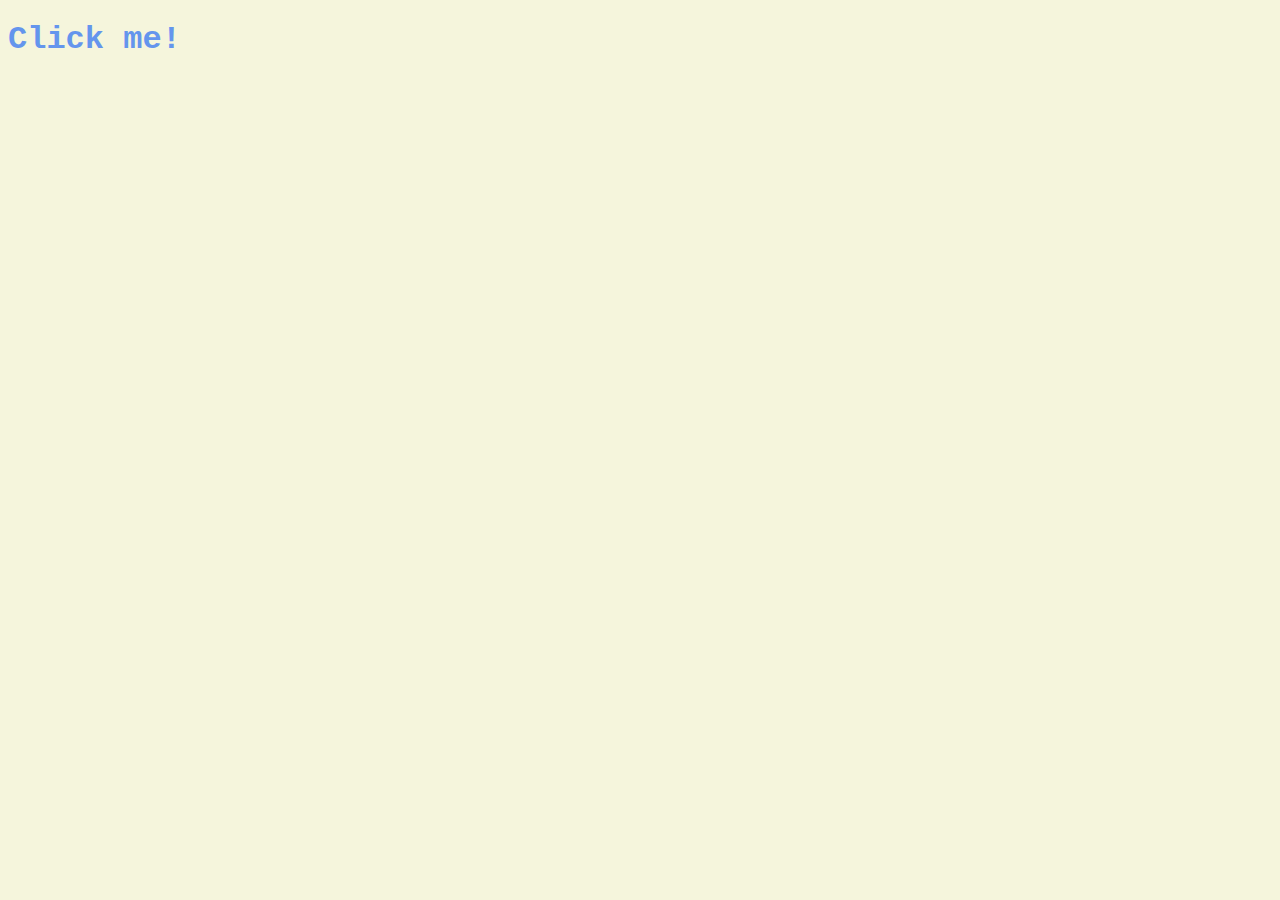
<file: Momentum/1.JavaScriptOnTheBrowser/index.html>
<!DOCTYPE html>
<html lang="en">
<head>
    <meta charset="UTF-8">
    <meta http-equiv="X-UA-Compatible" content="chrome">
    <meta name="viewport" content="width=device-width, initial-scale=1.0">
    <link rel="stylesheet" href="style.css">
    <title>Momentum App</title>
</head>

<body>
    <div class="hello">
        <h1 class="sexy-font"> Click me!</h1>
    </div>
   <script src="app.js"></script>
    
</body>
 
</html>
</file>
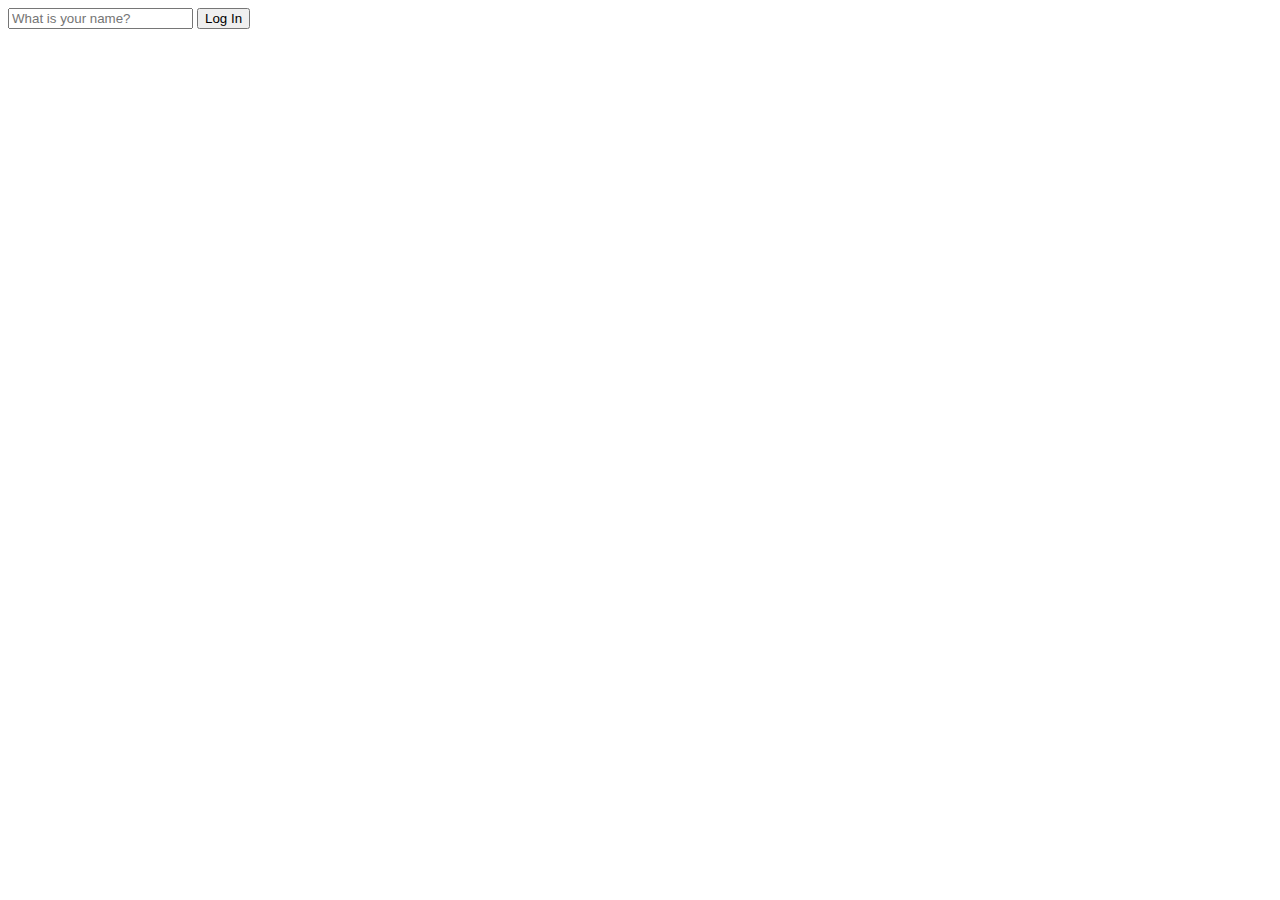
<file: Momentum/2.LogIn/index.html>
<!DOCTYPE html>
<html lang="en">

<head>
    <meta charset="UTF-8">
    <meta name="viewport" content="width=device-width, initial-scale=1.0">
    <link rel="stylesheet" href="style.css">
    <title>Momentum App</title>
</head>

<body>
    <form id="login-form" class="hidden">
        <input required maxlength="15" type="text" placeholder="What is your name?">
        <input type="submit" value="Log In">
    </form>
    <h1 id="greeting" class="hidden"></h1>
    </div>
    <script src="app.js"></script>
</body>

</html>
</file>
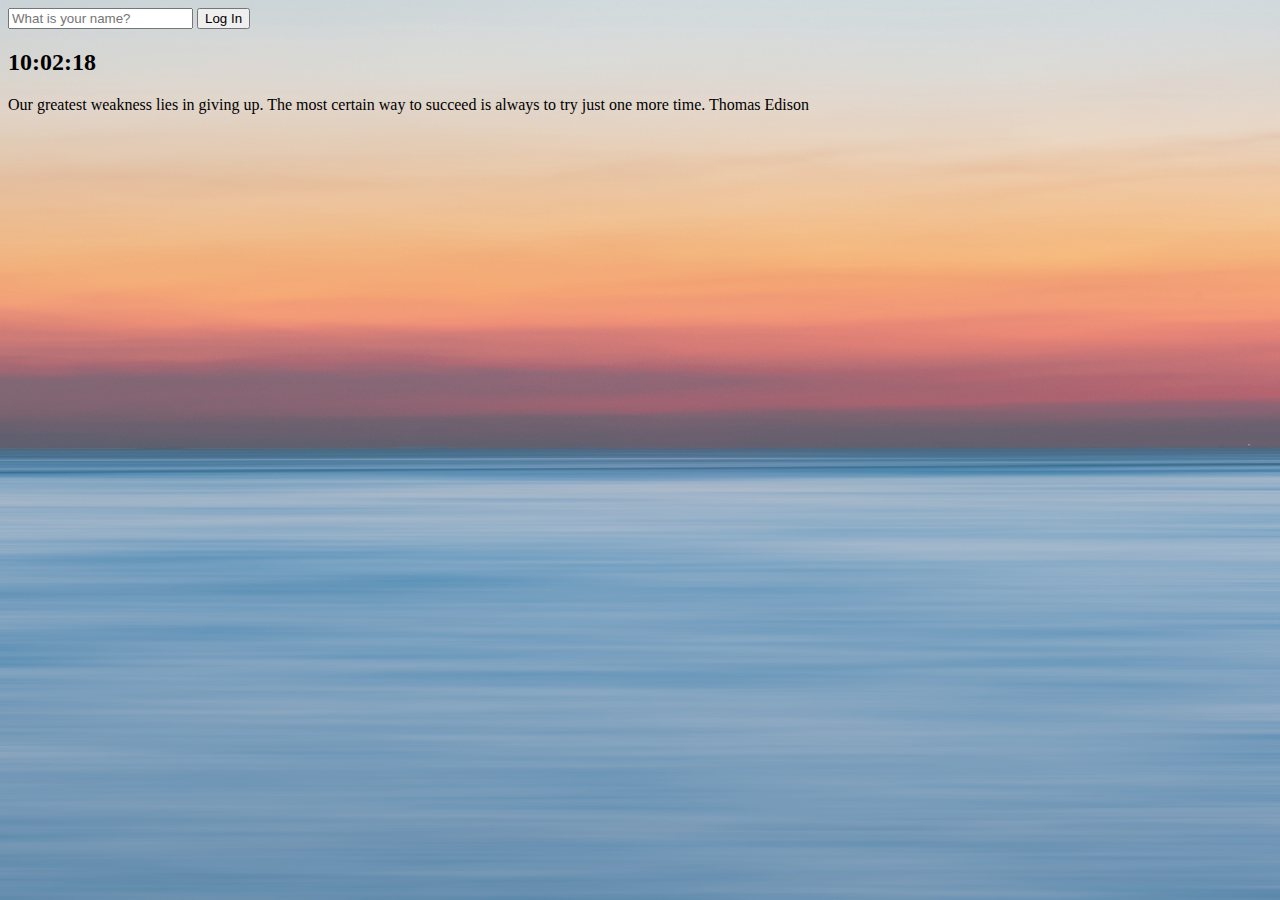
<file: Momentum/3.Clock/index.html>
<!DOCTYPE html>
<html lang="en">

<head>
    <meta charset="UTF-8">
    <meta name="viewport" content="width=device-width, initial-scale=1.0">
    <link rel="stylesheet" href="css/style.css">
    <title>Momentum App</title>
</head>

<body>
    <form id="login-form" class="hidden">
        <input required maxlength="15" type="text" placeholder="What is your name?">
        <input type="submit" value="Log In">
    </form>
    <h2 id="clock">00:00</h2>
    <h1 id="greeting" class="hidden"></h1>
    <div id="quote">
        <span></span>
        <span></span>
    </div>

    </div>
    <script src="js/greeting.js"></script>
    <script src="js/clock.js"></script>
    <script src="js/quotes.js"></script>
    <script src="js/background.js"></script>
</body>

</html>
</file>
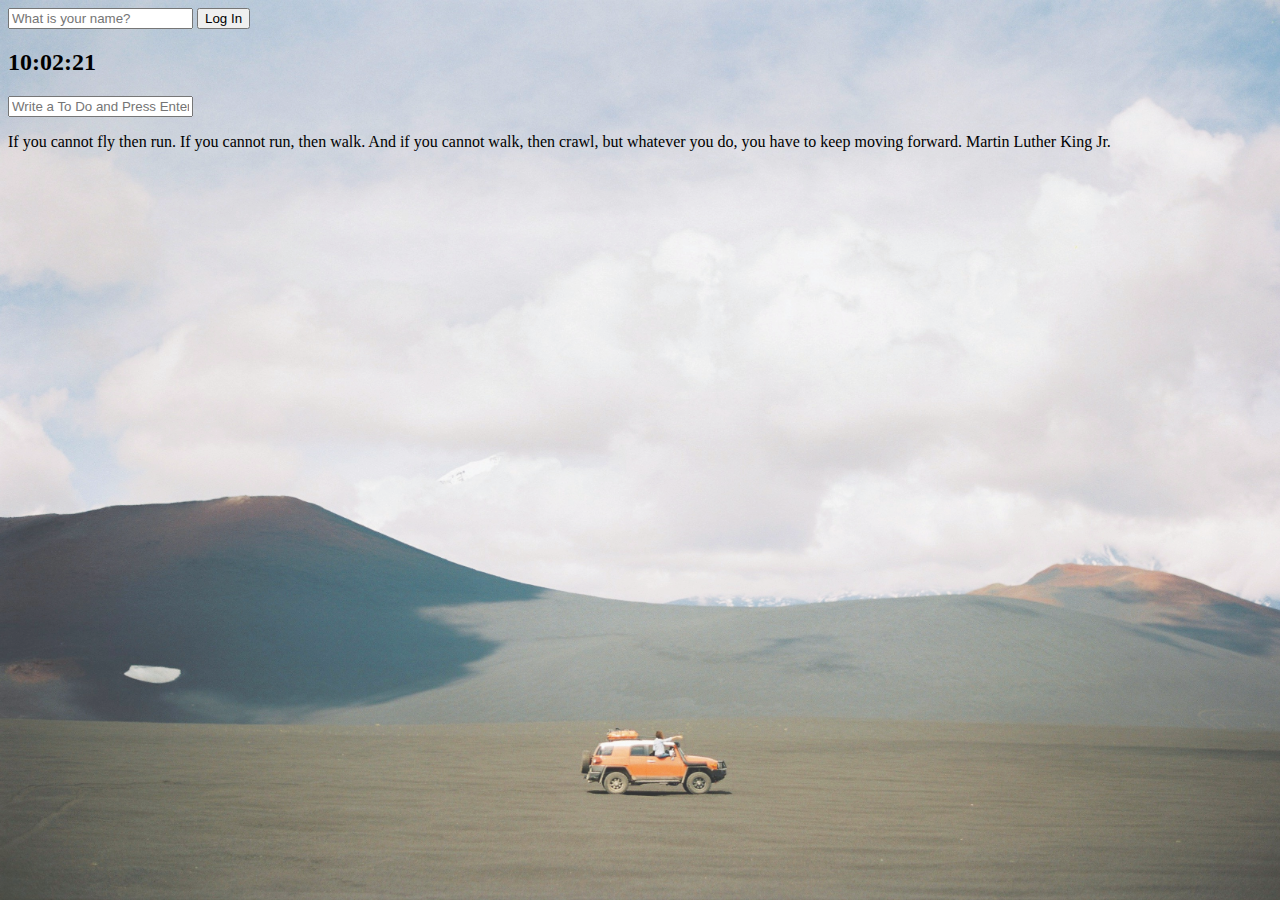
<file: Momentum/4.ToDoList/index.html>
<!DOCTYPE html>
<html lang="en">

<head>
    <meta charset="UTF-8">
    <meta name="viewport" content="width=device-width, initial-scale=1.0">
    <link rel="stylesheet" href="css/style.css">
    <title>Momentum App</title>
</head>

<body>
    <form id="login-form" class="hidden">
        <input required maxlength="15" type="text" placeholder="What is your name?">
        <input type="submit" value="Log In">
    </form>
    
    <h1 id="greeting" class="hidden"><h2 id="clock">00:00</h2></h1>
    <form id="todo-form">
        <input type="text" placeholder="Write a To Do and Press Enter">
    </form>
    <ul id="todo-list">
    </ul>
    <div id="quote">
        <span></span>
        <span></span>
    </div>

    </div>
    <script src="js/greeting.js"></script>
    <script src="js/clock.js"></script>
    <script src="js/quotes.js"></script>
    <script src="js/background.js"></script>
    <script src="js/todo.js"></script>
</body>

</html>
</file>
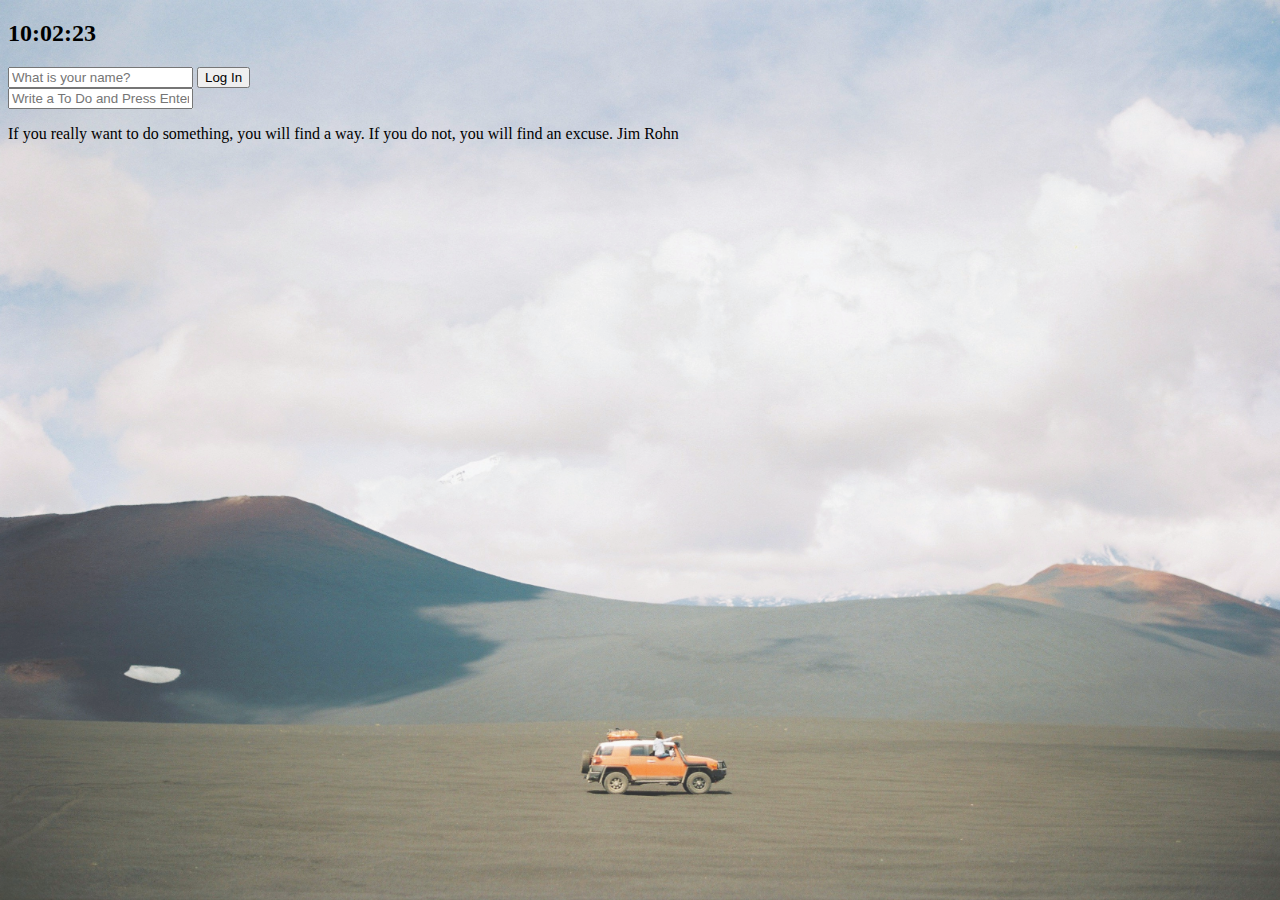
<file: Momentum/5.Weather/index.html>
<!DOCTYPE html>
<html lang="en">

<head>
    <meta charset="UTF-8">
    <meta name="viewport" content="width=device-width, initial-scale=1.0">
    <link rel="stylesheet" href="css/style.css">
    <title>Momentum App</title>
</head>

<body>
    <h2 id="clock">00:00</h2>
    <form id="login-form" class="hidden">
        <input required maxlength="15" type="text" placeholder="What is your name?">
        <input type="submit" value="Log In">
    </form>

    <h1 id="greeting" class="hidden"></h1>
    <form id="todo-form">
        <input type="text" required placeholder="Write a To Do and Press Enter">
    </form>
    <ul id="todo-list">
    </ul>
    <div id="quote">
        <span></span>
        <span></span>
    </div>
    <div id="weather">
        <span></span>
        <span></span>
    </div>

    </div>
    <script src="js/greeting.js"></script>
    <script src="js/clock.js"></script>
    <script src="js/quotes.js"></script>
    <script src="js/background.js"></script>
    <script src="js/todo.js"></script>
    <script src="js/weather.js"></script>
</body>

</html>
</file>
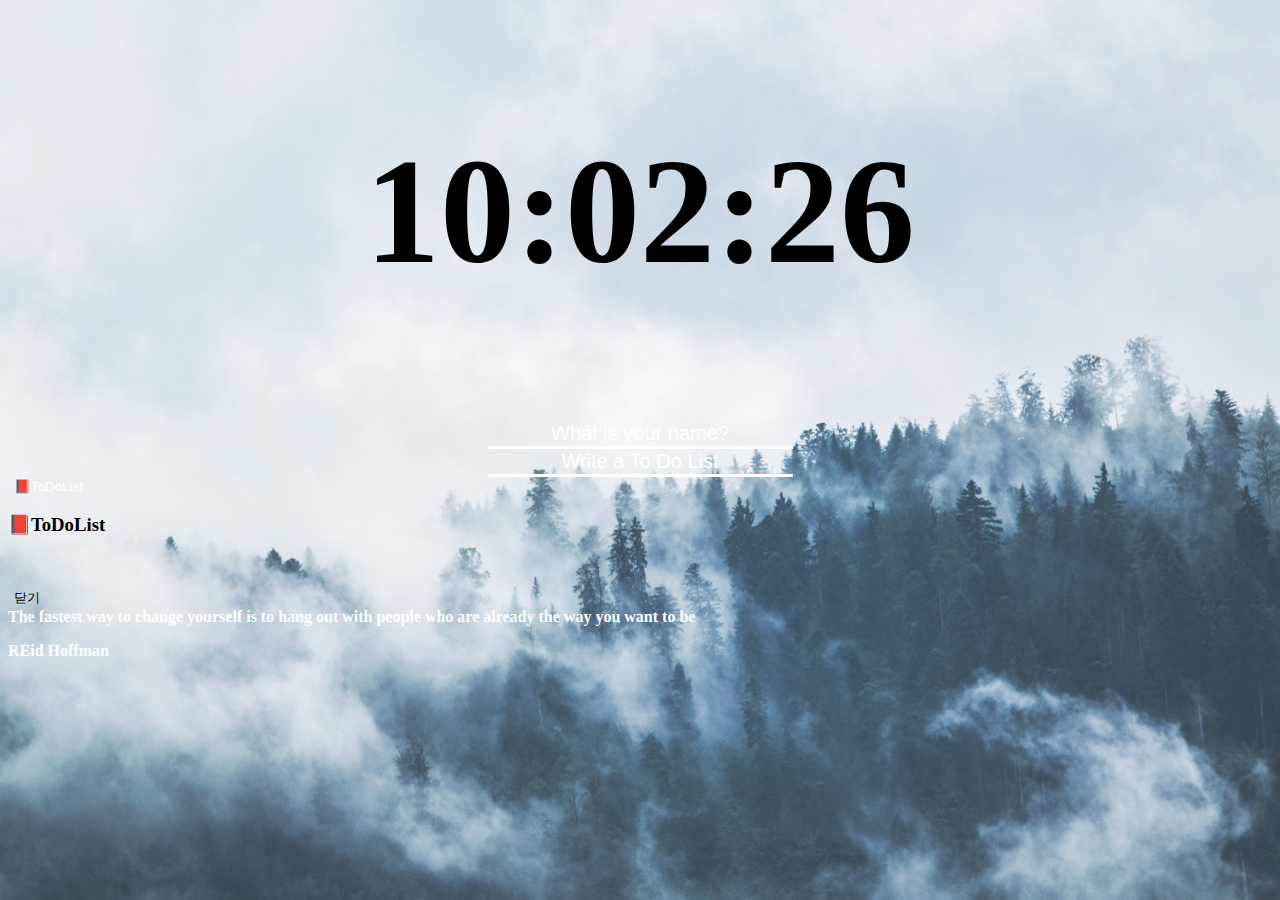
<file: Momentum/6.Final/index.html>
<!DOCTYPE html>
<html lang="en">

<head>
    <meta charset="UTF-8">
    <meta name="viewport" content="width=device-width, initial-scale=1.0">
    <title>Momentum App</title>
    <link rel="stylesheet" href="css/style.css">
    <link href="https://cdn.jsdelivr.net/npm/bootstrap@5.1.3/dist/css/bootstrap.min.css" rel="stylesheet"
        integrity="sha384-1BmE4kWBq78iYhFldvKuhfTAU6auU8tT94WrHftjDbrCEXSU1oBoqyl2QvZ6jIW3" crossorigin="anonymous">


    <script src="https://cdn.jsdelivr.net/npm/bootstrap@5.1.3/dist/js/bootstrap.bundle.min.js"
        integrity="sha384-ka7Sk0Gln4gmtz2MlQnikT1wXgYsOg+OMhuP+IlRH9sENBO0LRn5q+8nbTov4+1p"
        crossorigin="anonymous"></script>
</head>

<body>
    <div class="container mw-100 vh-100">
        <div id="header">
            <div id="top" class="nav justify-content-end ">

                <div id="weather" class="font-weight-bold">
                    <span></span>
                    <span></span>
                </div>
            </div>
        </div>
        <div id="body" class="nav justify-content-center">



            <div id="body-form">
                <h2 id="clock">00:00</h2>
                <form id="login-form" class="hidden">
                    <input class="input-name" required maxlength="15" type="text" placeholder="What is your name?">
                    <!-- <input type="submit" value="Log In"> -->
                </form>

                <h1 id="greeting" class="hidden"></h1>
                <form id="todo-form">
                    <input class="input-toDoList" type="text" required placeholder="Write a To Do List">


                </form>
            </div>





        </div> <!-- body -->
        <div id="footer">
            
                <div>

                    <button type="button" class="btn btn-clear w-10 nav justify-content-end" data-bs-toggle="modal"
                        data-bs-target="#staticBackdropLive" style="color: white;">
                        📕ToDoList
                    </button>
                </div>

                <!-- ToDoList 팝업창 -->
                <div class="modal fade " id="staticBackdropLive" data-bs-backdrop="static" data-bs-keyboard="false"
                    tabindex="-1" aria-labelledby="staticBackdropLiveLabel" aria-hidden="true">
                    <div class="modal-dialog">
                        <div class="modal-content">
                            <div class="modal-header">
                                <h3 class="modal-title" id="staticBackdropLiveLabel">📕ToDoList</h3>
                                <button type="button" class="btn-close" data-bs-dismiss="modal"
                                    aria-label="Close"></button>
                            </div>

                            <div class="modal-body">
                                <ul id="todo-list">
                                </ul>
                            </div>

                            <div class="modal-footer">

                                <button type="button" class="btn btn-secondary" data-bs-dismiss="modal">닫기</button>
                            </div>
                        </div>
                    </div>
                </div>

<div id="bottom" class="nav justify-content-end">

                <div id="quote" class="flex-column">
                    <span></span>
                    <p></p>
                    <span></span>
                </div>
            </div>
        </div>
    </div> <!-- container -->

    <script src="js/greeting.js"></script>
    <script src="js/clock.js"></script>
    <script src="js/quotes.js"></script>
    <script src="js/background.js"></script>
    <script src="js/todo.js"></script>
    <script src="js/weather.js"></script>

</body>

</html>
</file>
<file: Momentum/1.JavaScriptOnTheBrowser/style.css>
body {
    background-color: beige;
    
}

h1 {
    color: cornflowerblue;
    transition: color 0.5s ease-in-out ;
}

.clicked {
    color: tomato;
}

.sexy-font {
    font-family: 'Courier New', Courier, monospace;
}
</file>
<file: Momentum/2.LogIn/style.css>
.hidden {
    display: none;
}
</file>
<file: Momentum/3.Clock/css/style.css>
.hidden {
    display: none;
}

img {
    position:absolute;
    width:100%;
    height:100%;
    left: 0px;
    top: 0px;
    right:0px;
    bottom:0px;
    z-index: -1;
    opacity:80%;
    }
</file>
<file: Momentum/4.ToDoList/css/style.css>
.hidden {
    display: none;
}

img {
    position:absolute;
    width:100%;
    height:100%;
    left: 0px;
    top: 0px;
    right:0px;
    bottom:0px;
    z-index: -1;
    opacity:80%;
    }
</file>
<file: Momentum/5.Weather/css/style.css>
.hidden {
    display: none;
}

img {
    position:absolute;
    width:100%;
    height:100%;
    left: 0px;
    top: 0px;
    right:0px;
    bottom:0px;
    z-index: -1;
    opacity:80%;
    }
</file>
<file: Momentum/6.Final/css/style.css>
.hidden {
    display: none;
}
#header{
    height: 20%;
}
#body{
    height: 70%;
   
}
#footer{
    height: 10%;
}

#weather{
    color: white;
}
img {
    position:absolute;
    width:100%;
    height:100%;
    left: 0px;
    top: 0px;
    right:0px;
    bottom:0px;
    z-index: -1;
    opacity:80%;

    }
#clock {
    text-align: center;
    font-size: 150px;
    font-weight: bolder;

}
#body-form{
    text-align: center;
}

.input-name, .input-toDoList {
    font-size: 20px;
    text-align: center;
    border: 0;
    outline: 0;
    border-bottom: 3px solid white;
    background-color: transparent;
    color: white;
    padding: 1px 20px;
}
#body-form input::placeholder{
    color: white;
}

li {
    list-style-type: none;
}

button{
    background-color: transparent;
    border: 0;
}

#quote{
    color: white;
    font-weight: bold;
}
</file>
